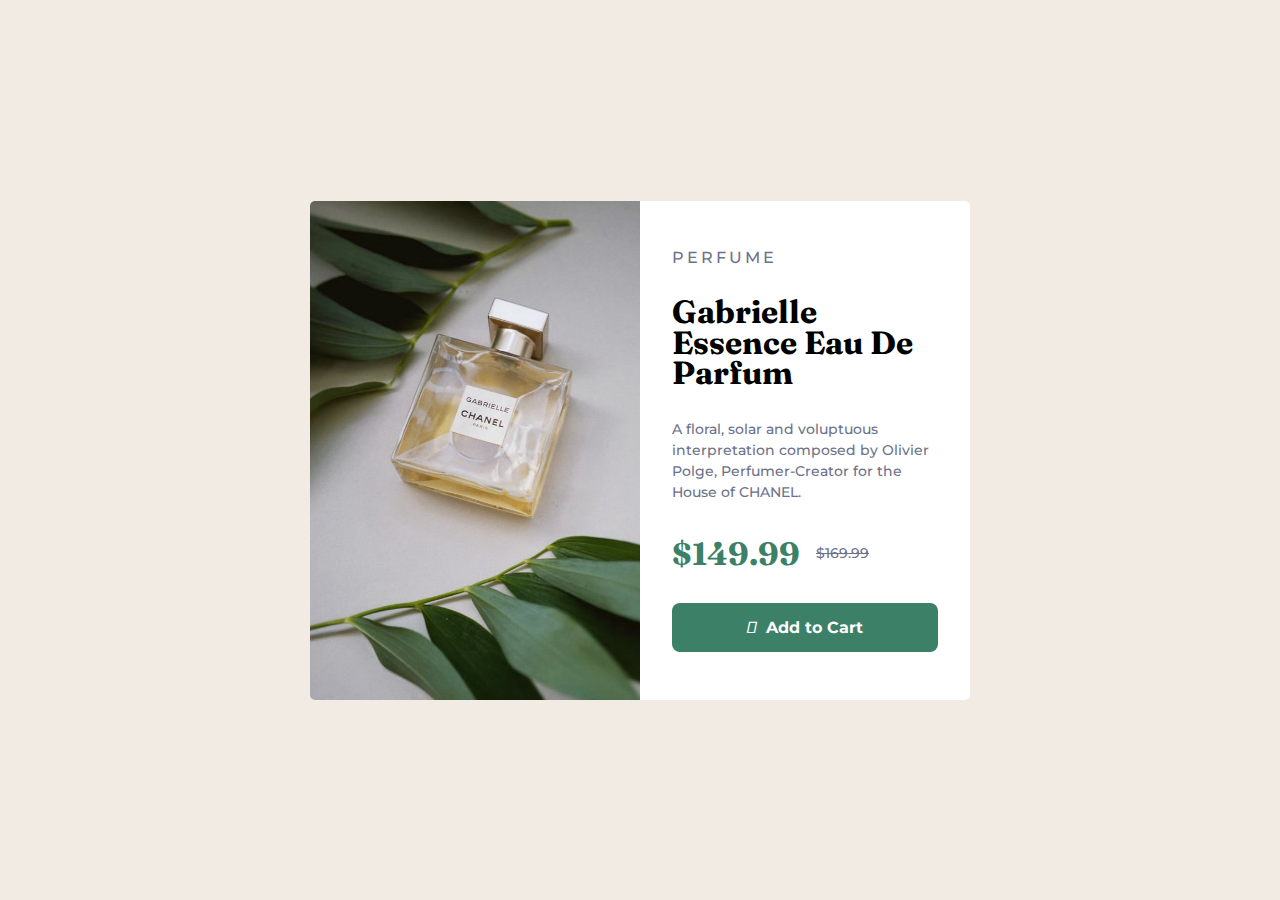
<file: product-preview-card-component/index.html>
<!DOCTYPE html>
<html lang="en">
  <head>
    <meta charset="UTF-8" />
    <meta name="viewport" content="width=device-width, initial-scale=1.0" />
    <link rel="stylesheet" href="font-awesome.css" />

    <link
      rel="icon"
      type="image/png"
      sizes="32x32"
      href="./images/favicon-32x32.png"
    />
    <link rel="stylesheet" href="style.css" />
    <title>Frontend Mentor | Product preview card component</title>
  </head>
  <body>
    <div class="container">
      <div class="boxContainer">
        <div class="image">
          <img src="./images/image-product-desktop.jpg" alt="product-image" />
        </div>
        <div class="text">
          <h4>Perfume</h4>
          <h1>Gabrielle Essence Eau De Parfum</h1>
          <p>
            A floral, solar and voluptuous interpretation composed by Olivier
            Polge, Perfumer-Creator for the House of CHANEL.
          </p>
          <div class="price">
            <h1>$149.99</h1>
            <h3>$169.99</h3>
          </div>
          <div class="btn">
            <a href="#"
              ><i class="fa-light fa-cart-shopping"></i> Add to Cart</a
            >
          </div>
        </div>
      </div>
    </div>
  </body>
</html>
</file>
<file: product-preview-card-component/style.css>
@import url('https://fonts.googleapis.com/css2?family=Fraunces:opsz,wght@9..144,700&family=Montserrat:wght@500;700&display=swap');
/*
font-family: 'Fraunces', serif;
font-family: 'Montserrat', sans-serif;
*/

:root {
    --Dark-cyan: hsl(158, 36%, 37%);
    --Cream: hsl(30, 38%, 92%);
    --Verydark-blue: hsl(212, 21%, 14%);
    --Dark-grayish-blue: hsl(228, 12%, 48%);
    --White: hsl(0, 0%, 100%);
    --Font-size: 14px;
}

*,
*::before,
*::after {
    margin: 0;
    padding: 0;
    box-sizing: border-box;
}

body {
    width: 100vw;
    background-color: var(--Cream);
    font-family: 'Fraunces', serif;
}

.container {
    min-height: 100vh;
    max-width: 700px;
    margin: 0 auto;
    padding: 20px;
    display: flex;
    align-items: center;
}

.boxContainer {
    width: 100%;
    display: flex;
    display: grid;
    grid-template-columns: repeat(2, 1fr);
    background-color: var(--White);
    overflow: hidden;
    border-radius: 5px;
}

.boxContainer .image {
    width: 100%;
    overflow: hidden;
}

.boxContainer .image img {
    width: 100%;
    height: 100%;
    object-fit: cover;
}

.boxContainer .text {
    padding: 32px;
    display: flex;
    flex-direction: column;
    justify-content: space-around;
}

.boxContainer .text>h4 {
    font-family: 'Montserrat', sans-serif;
    text-transform: uppercase;
    letter-spacing: 3px;
    font-size: 16px;
    color: var(--Dark-grayish-blue);
    font-weight: 500;
}

.boxContainer .text>h1 {
    line-height: .95;
    font-weight: 700;
    font-size: 2rem;
}

.boxContainer .text>p {
    font-family: 'Montserrat', sans-serif;
    font-weight: 500;
    font-size: 14px;
    color: var(--Dark-grayish-blue);
    line-height: 1.5;
}

.boxContainer .text .price {
    display: flex;
    align-items: center;
}

.price>h1 {
    margin-right: 1rem;
    color: var(--Dark-cyan);
}

.price>h3 {
    font-family: 'Montserrat', sans-serif;
    font-weight: 500;
    color: var(--Dark-grayish-blue);
    font-size: 14px;
    text-decoration: line-through;
}

.btn {
    font-family: 'Montserrat', sans-serif;
    font-weight: 700;
    width: 100%;
    background-color: var(--Dark-cyan);
    padding: 15px 0px;
    text-align: center;
    transition: 0.5s all ease-in-out;
    border-radius: 8px;
}

.btn>a {
    text-decoration: none;
    color: var(--White);
}

.btn:hover {
    color: var(--White);
    background-color: var(--Verydark-blue);
}

.btn i {
    margin-right: 5px;
}

@media only screen and (max-width:600px) {
    .boxContainer {
        grid-template-columns: 1fr;
    }

    .boxContainer .image {
        max-height: 250px;
    }

    .boxContainer .text {
        gap: 1rem;
    }
}
</file>
